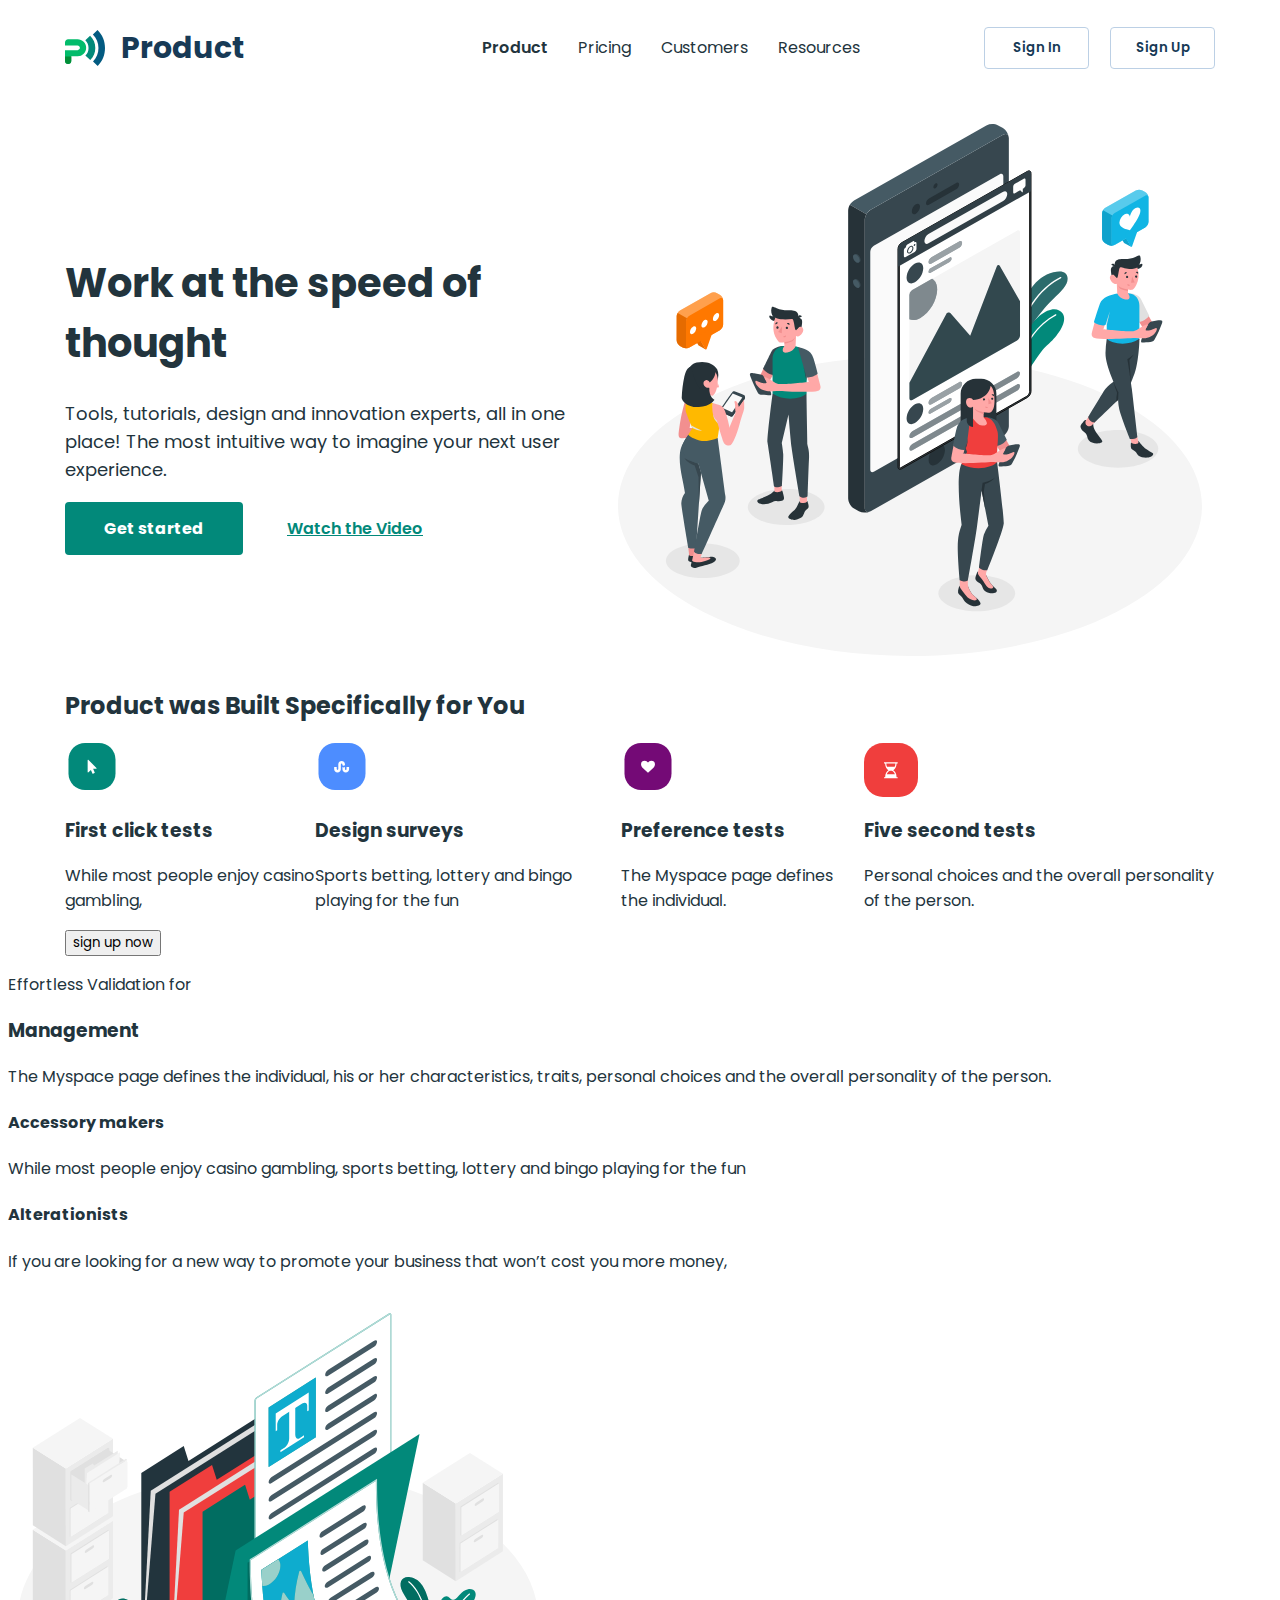
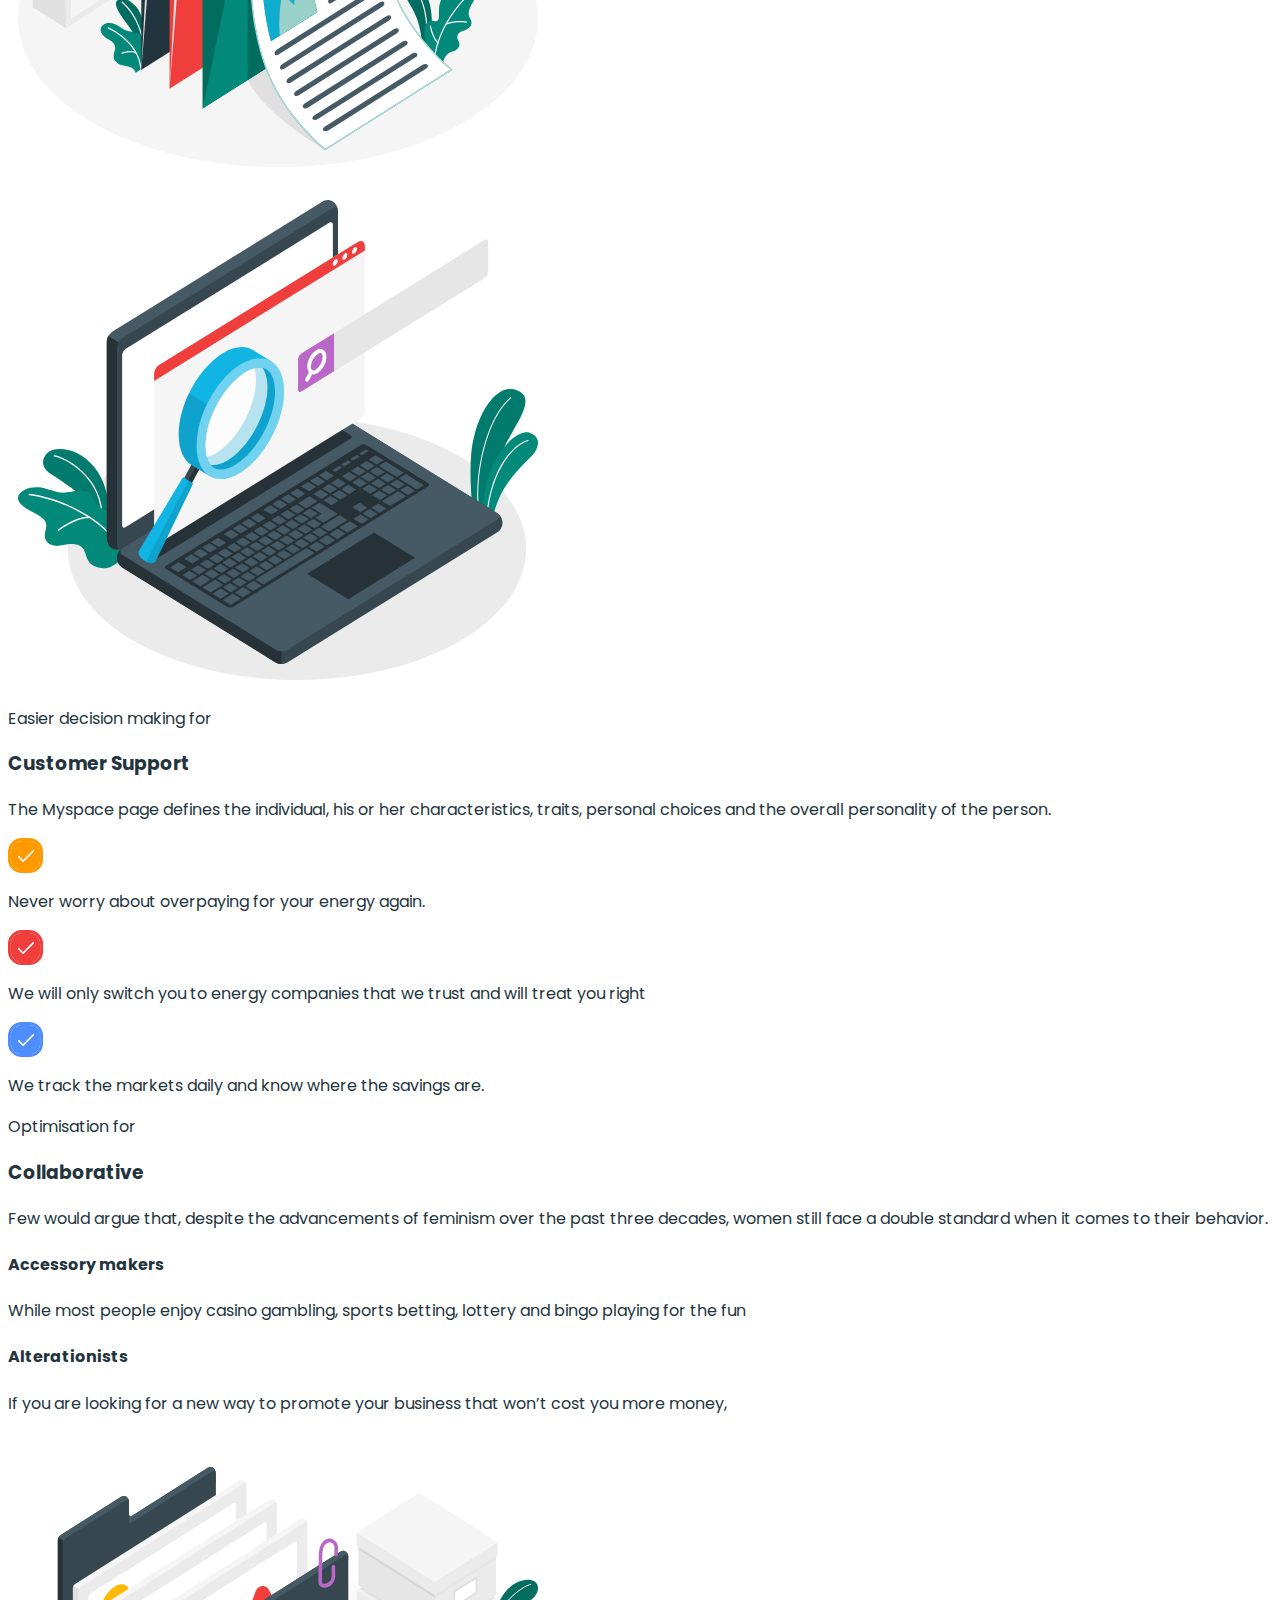
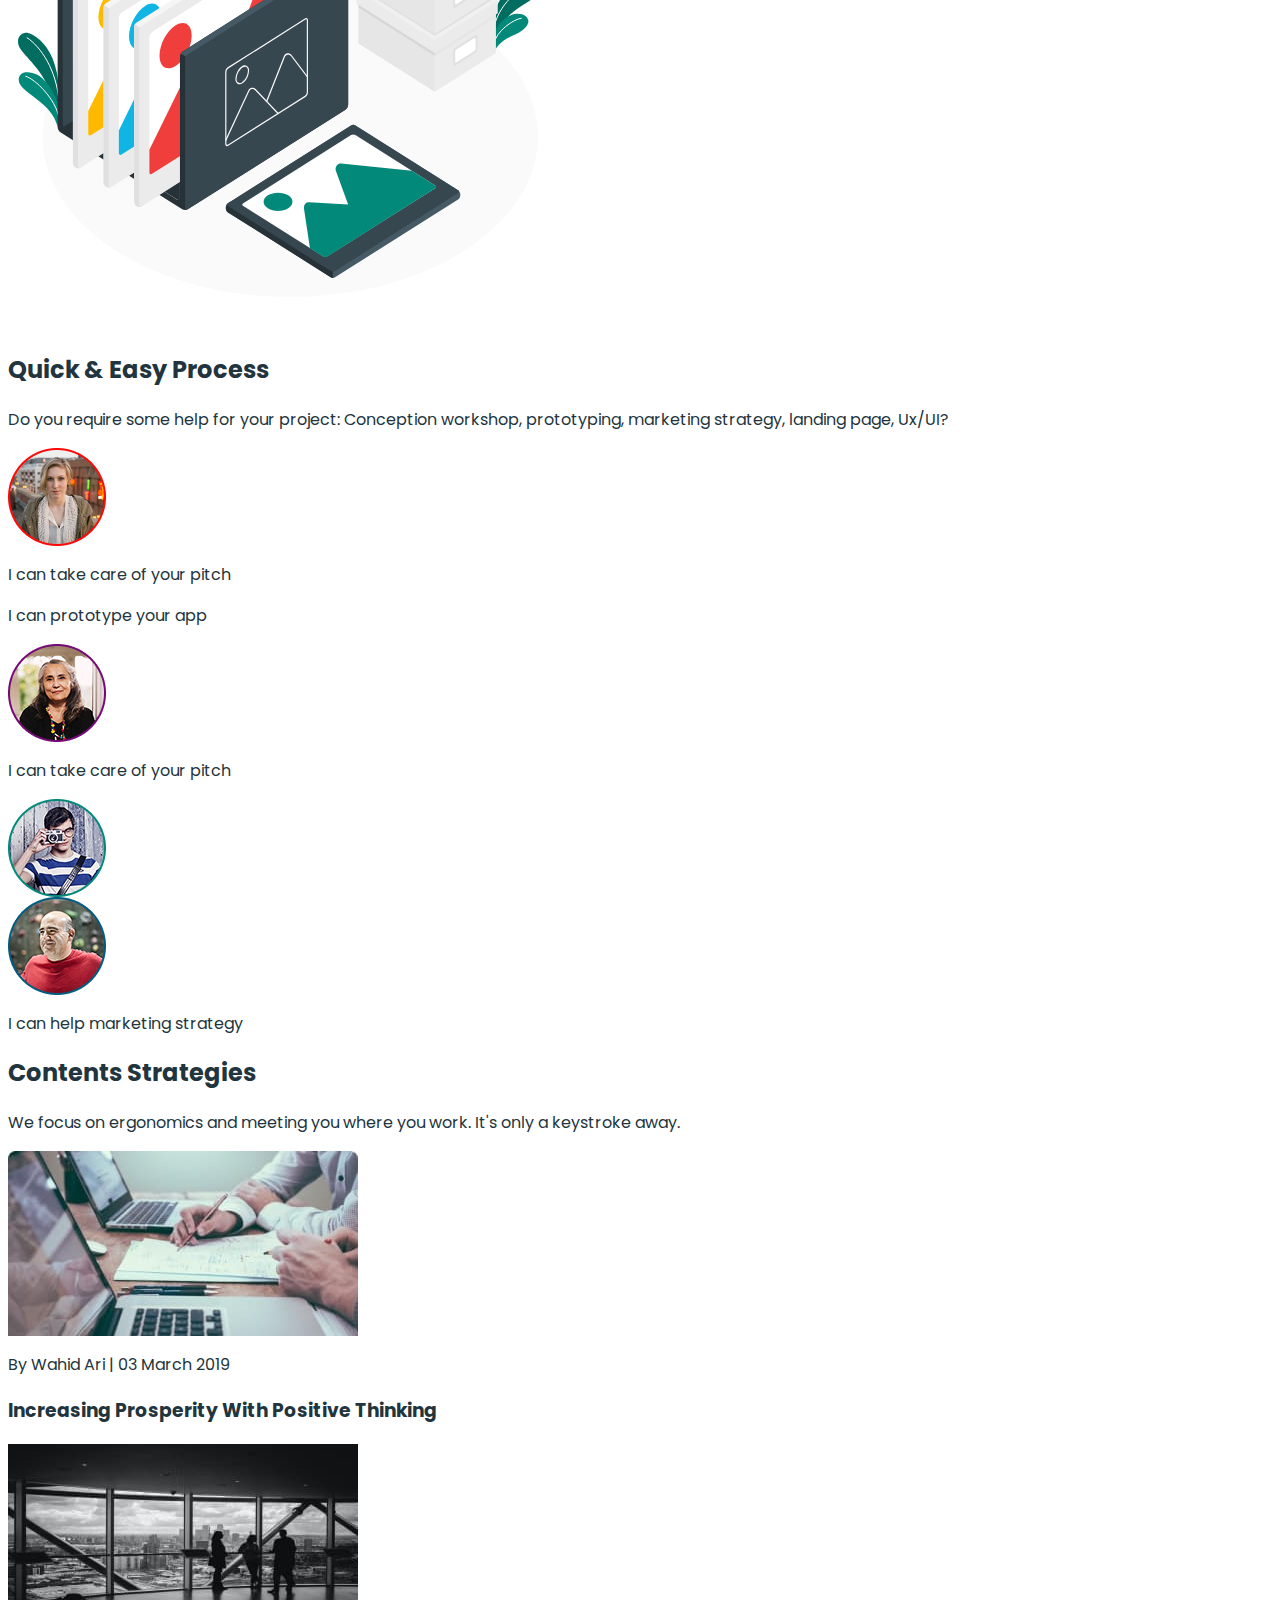
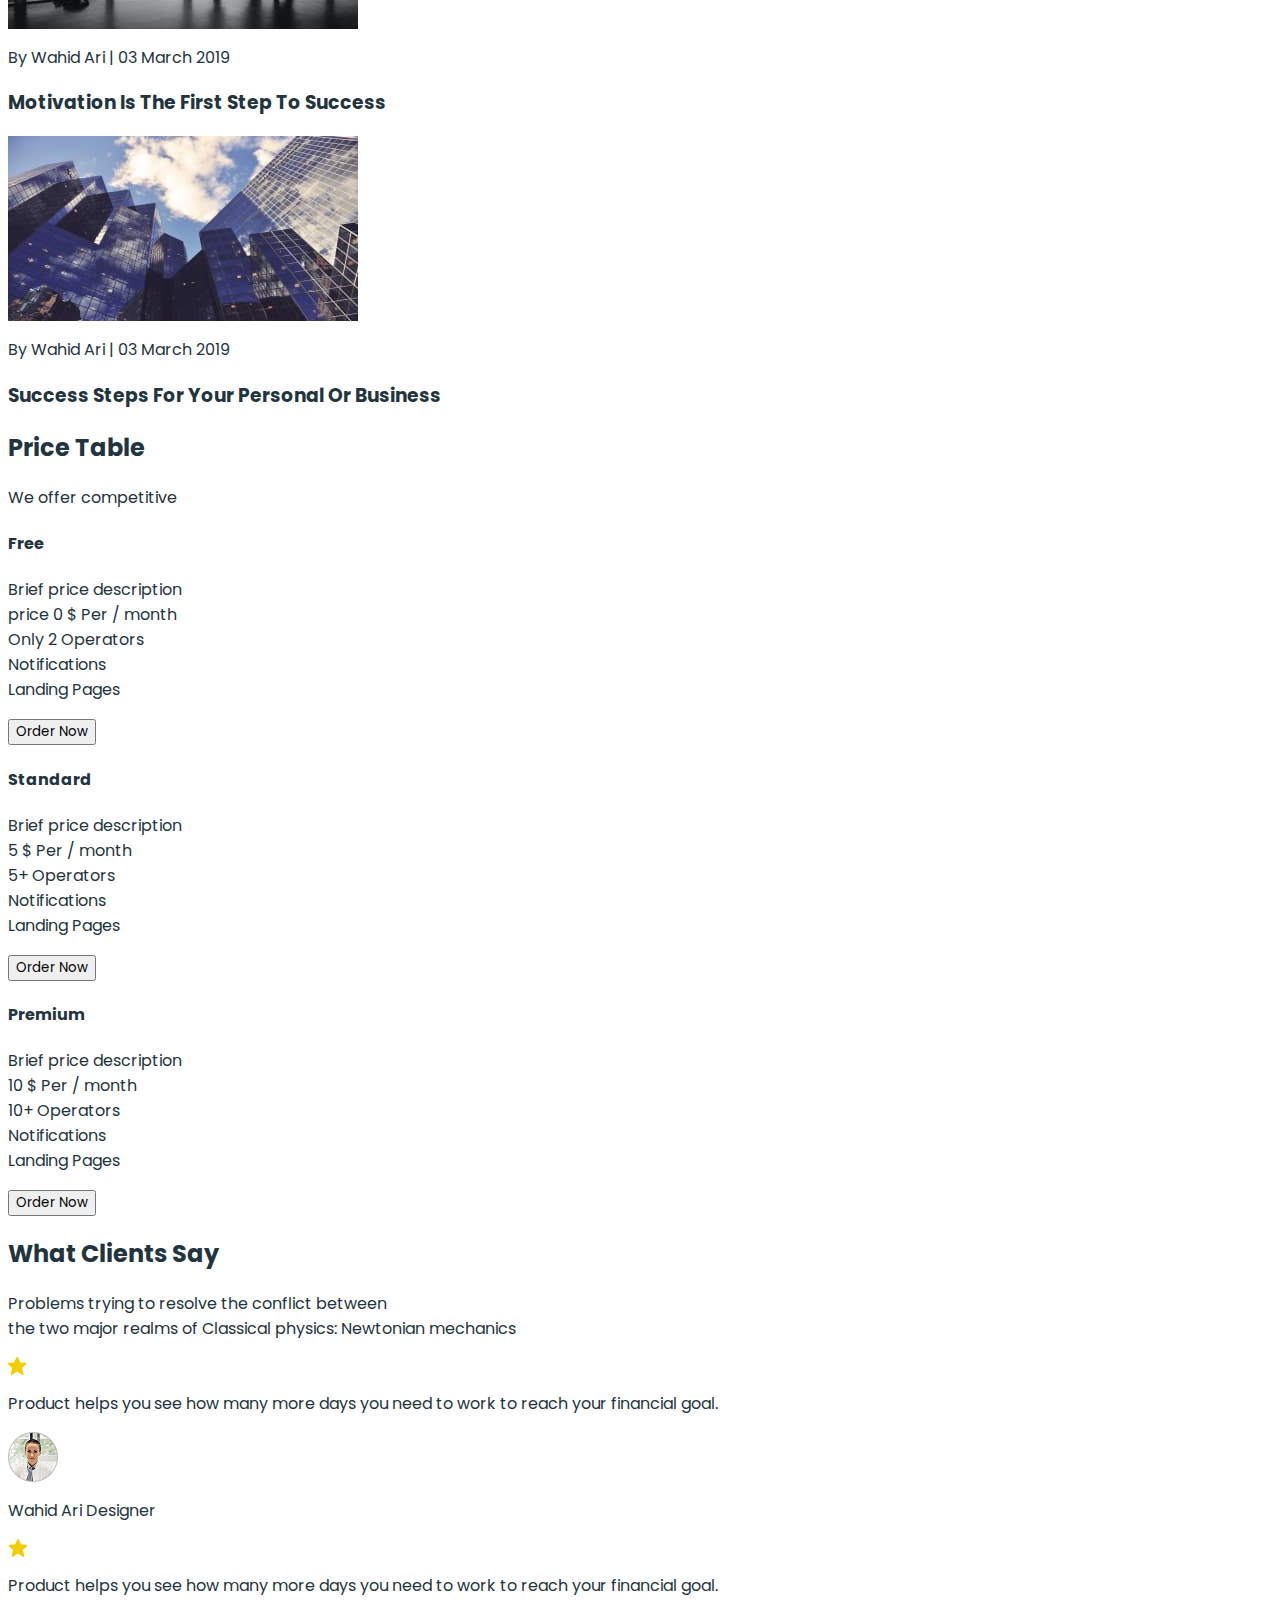
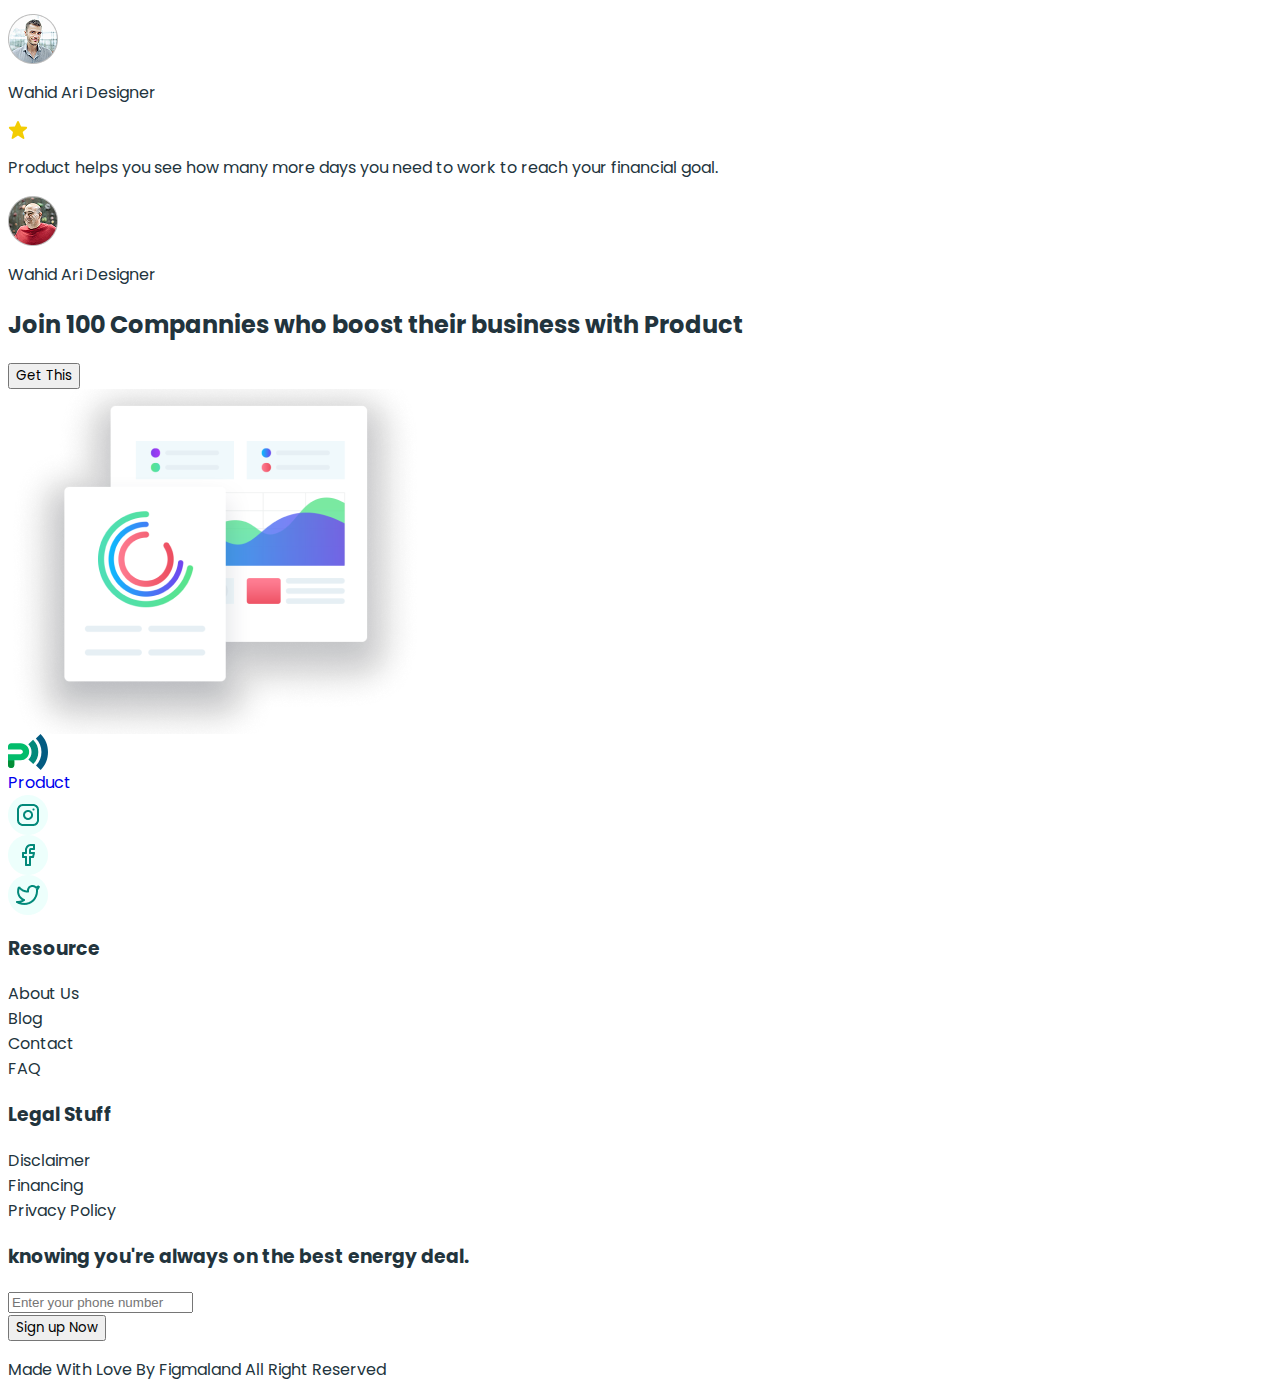
<file: index.html>
<!DOCTYPE html>
<html lang="en">
  <head>
    <meta charset="UTF-8" />
    <meta name="viewport" content="width=device-width, initial-scale=1.0" />
    <title>Business promotion</title>
    <link
      rel="stylesheet"
      href="https://cdnjs.cloudflare.com/ajax/libs/modern-normalize/3.0.1/modern-normalize.min.css"
      integrity="sha512-q6WgHqiHlKyOqslT/lgBgodhd03Wp4BEqKeW6nNtlOY4quzyG3VoQKFrieaCeSnuVseNKRGpGeDU3qPmabCANg=="
      crossorigin="anonymous"
      referrerpolicy="no-referrer"
    />
    <link rel="preconnect" href="https://fonts.googleapis.com" />
    <link rel="preconnect" href="https://fonts.gstatic.com" crossorigin />
    <link
      href="https://fonts.googleapis.com/css2?family=Inter:opsz,wght@500;700&family=Montserrat:wght@400;500;600;700&family=Poppins:wght@400;500;600;700&family=Roboto:wght@400;500;700;900&display=swap"
      rel="stylesheet"
    />
    <link rel="stylesheet" href="./css/styles.css" />
  </head>

  <body>
    <header class="header">
      <div class="container header-container">
        <a class="header-logo logo" href="./index.html">
          <img
            src="./images/logo.svg"
            alt="logo"
            width="40"
            height="36"
          />Product</a
        >
        <nav class="header-nav">
          <ul class="header-nav-list">
            <li class="header-nav-item">
              <a class="header-nav-link current" href="./index.html">Product</a>
            </li>
            <li class="header-nav-item">
              <a class="header-nav-link" href="./pricing.html">Pricing</a>
            </li>
            <li class="header-nav-item">
              <a class="header-nav-link" href="./customers.html">Customers</a>
            </li>
            <li class="header-nav-item">
              <a class="header-nav-link" href="#">Resources</a>
            </li>
          </ul>
        </nav>
        <ul class="header-btn-list">
          <li class="header-btn-item">
            <button class="header-btn" type="button">Sign In</button>
          </li>
          <li class="header-btn-item">
            <button class="header-btn" type="button">Sign Up</button>
          </li>
        </ul>
      </div>
    </header>

    <main>
      <!--Hero-->
      <section>
        <div class="container hero-container">
          <div class="hero-content">
            <h1 class="hero-title">Work at the speed of thought</h1>
            <p class="title-text">
              Tools, tutorials, design and innovation experts, all in one place!
              The most intuitive way to imagine your next user experience.
            </p>
            <ul class="hero-list">
              <li>
                <button class="hero-list-button1" type="button">
                  Get started
                </button>
              </li>
              <li>
                <button class="hero-list-button2" type="button">
                  Watch the Video
                </button>
              </li>
            </ul>
          </div>
          <img
            class="hero-img"
            src="./images/hero-img.svg"
            alt="hero-img"
            width="610"
            height="555"
          />
        </div>
      </section>

      <!--Product-->
      <section>
        <div class="container product-container">
          <h2 class="product-title">Product was Built Specifically for You</h2>
          <ul class="product-list">
            <li class="product-list-item">
              <img src="./images/icon-1.svg" alt="First" width="54" height="54" />
              <h3 class="product-list-name">First click tests</h3>
              <p class="product-list-text">While most people enjoy casino gambling,</p>
            </li>
            <li class="product-list-item">
              <img
                src="./images/icon-2.svg"
                alt="design"
                width="54"
                height="54"
              />
              <h3 class="product-list-name">Design surveys</h3>
              <p class="product-list-text">Sports betting, lottery and bingo playing for the fun</p>
            </li class="product-list-item">
            <li>
              <img
                src="./images/icon-3.svg"
                alt="Preference tests"
                width="54"
                height="54"
              />
              <h3 class="product-list-name">Preference tests</h3>
              <p class="product-list-text">The Myspace page defines the individual.</p>
            </li class="product-list-item">
            <li>
              <img
                src="./images/icon-4.svg"
                alt="Five second tests"
                width="54"
                height="54"
              />
              <h3 class="product-list-name">Five second tests</h3>
              <p class="product-list-text">Personal choices and the overall personality of the person.</p>
            </li>
          </ul>
          <button type="button">sign up now</button>
        </div>
      </section>

      <!--Management-->
      <section>
        <h2 hidden>Hello</h2>
        <ul>
          <li>
            <p>Effortless Validation for</p>
            <h3>Management</h3>
            <p>
              The Myspace page defines the individual, his or her
              characteristics, traits, personal choices and the overall
              personality of the person.
            </p>
            <ul>
              <li>
                <h4>Accessory makers</h4>
                <p>
                  While most people enjoy casino gambling, sports betting,
                  lottery and bingo playing for the fun
                </p>
              </li>
              <li>
                <h4>Alterationists</h4>
                <p>
                  If you are looking for a new way to promote your business that
                  won’t cost you more money,
                </p>
              </li>
            </ul>
            <img
              src="./images/management-img.svg"
              alt="management-img"
              width="540"
              height="500"
            />
          </li>
          <li>
            <img src="./images/support-img.svg" alt="support" />
            <p>Easier decision making for</p>
            <h3>Customer Support</h3>
            <p>
              The Myspace page defines the individual, his or her
              characteristics, traits, personal choices and the overall
              personality of the person.
            </p>
            <ul>
              <li>
                <img src="./images/support1.svg" alt="support1" />
                <p>Never worry about overpaying for your energy again.</p>
              </li>
              <li>
                <img src="./images/support2.svg" alt="support2" />
                <p>
                  We will only switch you to energy companies that we trust and
                  will treat you right
                </p>
              </li>
              <li>
                <img src="./images/support3.svg" alt="support3" />
                <p>
                  We track the markets daily and know where the savings are.
                </p>
              </li>
            </ul>
          </li>
          <li>
            <p>Optimisation for</p>
            <h3>Collaborative</h3>
            <p>
              Few would argue that, despite the advancements of feminism over
              the past three decades, women still face a double standard when it
              comes to their behavior.
            </p>
            <ul>
              <li>
                <h4>Accessory makers</h4>
                <p>
                  While most people enjoy casino gambling, sports betting,
                  lottery and bingo playing for the fun
                </p>
              </li>
              <li>
                <h4>Alterationists</h4>
                <p>
                  If you are looking for a new way to promote your business that
                  won’t cost you more money,
                </p>
              </li>
            </ul>
            <img src="./images/collaboration-img.svg" alt="collaboration" />
          </li>
        </ul>
      </section>

      <!--Quick & Easy Process-->
      <section>
        <h2>Quick & Easy Process</h2>
        <p>
          Do you require some help for your project: Conception workshop,
          prototyping, marketing strategy, landing page, Ux/UI?
        </p>
        <ul>
          <li>
            <img src="./images/avatar/avatar1.png" alt="avatar1" />
            <p>I can take care of your pitch</p>
          </li>
          <li>
            <p>I can prototype your app</p>
            <img src="./images/avatar/avatar2.png" alt="avatar2" />
          </li>
          <li>
            <p>I can take care of your pitch</p>
            <img src="./images/avatar/avatar3.png" alt="avatar3" />
          </li>
          <li>
            <img src="./images/avatar/avatar4.png" alt="avatar4" />
            <p>I can help marketing strategy</p>
          </li>
        </ul>
      </section>

      <!--Contents Strategies-->
      <section>
        <h2>Contents Strategies</h2>
        <p>
          We focus on ergonomics and meeting you where you work. It's only a
          keystroke away.
        </p>
        <ul>
          <li>
            <img src="./images/Bitmap1.jpg" alt="Bitmap1" />
            <p>By Wahid Ari | 03 March 2019</p>
            <h3>Increasing Prosperity With Positive Thinking</h3>
          </li>
          <li>
            <img src="./images/Bitmap2.jpg" alt="Bitmap2" />
            <p>By Wahid Ari | 03 March 2019</p>
            <h3>Motivation Is The First Step To Success</h3>
          </li>
          <li>
            <img src="./images/Bitmap3.jpg" alt="Bitmap3" />
            <p>By Wahid Ari | 03 March 2019</p>
            <h3>Success Steps For Your Personal Or Business</h3>
          </li>
        </ul>
      </section>

      <!--Price Table-->
      <section>
        <h2>Price Table</h2>
        <p>We offer competitive</p>
        <ul>
          <li>
            <h4>Free</h4>
            <p>
              Brief price description <br />
              price 0 $ Per / month <br />
              Only 2 Operators <br />
              Notifications <br />
              Landing Pages
            </p>
            <button type="button">Order Now</button>
          </li>
          <li>
            <h4>Standard</h4>
            <p>
              Brief price description <br />
              5 $ Per / month <br />
              5+ Operators <br />
              Notifications <br />
              Landing Pages
            </p>
            <button type="button">Order Now</button>
          </li>
          <li>
            <h4>Premium</h4>
            <p>
              Brief price description <br />
              10 $ Per / month <br />
              10+ Operators <br />
              Notifications <br />
              Landing Pages
            </p>
            <button type="button">Order Now</button>
          </li>
        </ul>
      </section>

      <!--What Clients Say-->
      <section>
        <h2>What Clients Say</h2>
        <p>
          Problems trying to resolve the conflict between <br />
          the two major realms of Classical physics: Newtonian mechanics
        </p>
        <ul>
          <li>
            <img
              src="./images/Business promotion stars/Vector.svg"
              alt="stars1"
            />
            <p>
              Product helps you see how many more days you need to work to reach
              your financial goal.
            </p>
            <img src="./images/avatar/Ellipse1.png" alt="ellipse1" />
            <p>Wahid Ari Designer</p>
          </li>
          <li>
            <img
              src="./images/Business promotion stars/Vector-1.svg"
              alt="stars2"
            />
            <p>
              Product helps you see how many more days you need to work to reach
              your financial goal.
            </p>
            <img src="./images/avatar/Ellipse2.png" alt="ellipse2" />
            <p>Wahid Ari Designer</p>
          </li>
          <li>
            <img
              src="./images/Business promotion stars/Vector-2.svg"
              alt="stars3"
            />
            <p>
              Product helps you see how many more days you need to work to reach
              your financial goal.
            </p>
            <img src="./images/avatar/Ellipse3.png" alt="ellipse3" />
            <p>Wahid Ari Designer</p>
          </li>
        </ul>
      </section>

      <!--Join 100-->
      <section>
        <h2>Join 100 Compannies who boost their business with Product</h2>
        <button type="button">Get This</button>
        <img src="./images/graphics.png" alt="graphics" />
      </section>
    </main>
    <footer>
      <a href="./index.html">
        <img
          src="./images/logo.svg"
          alt="logo"
          width="40"
          height="36"
        />Product</a
      >
      <ul>
        <li>
          <a href="#"><img src="./images/item-inst.png" alt="Instagram" /></a>
        </li>
        <li>
          <a href="#"><img src="./images/item-fc.png" alt="Facebook" /></a>
        </li>
        <li>
          <a href="#"><img src="./images/item-tw.png" alt="Twitter" /></a>
        </li>
      </ul>
      <ul>
        <li>
          <h3>Resource</h3>
          <p>
            About Us <br />
            Blog <br />
            Contact <br />
            FAQ
          </p>
        </li>
        <li>
          <h3>Legal Stuff</h3>
          <p>
            Disclaimer <br />
            Financing <br />
            Privacy Policy
          </p>
          <h3>knowing you're always on the best energy deal.</h3>
          <input
            type="tel"
            name="phone"
            placeholder="Enter your phone number"
          />
          <br />
          <button type="button">Sign up Now</button>
        </li>
      </ul>
      <p>Made With Love By Figmaland All Right Reserved</p>
    </footer>
  </body>
</html>
</file>
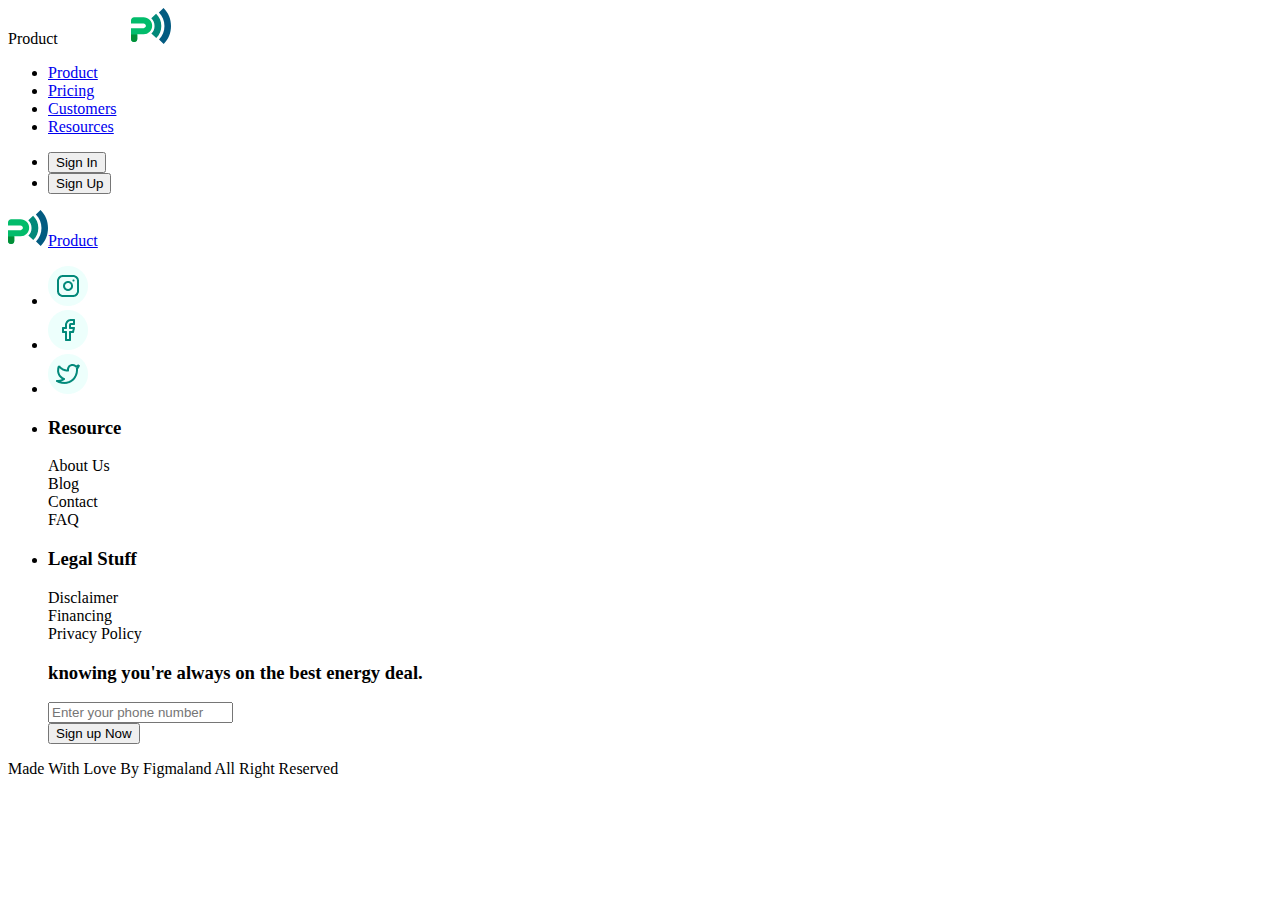
<file: pricing.html>
<!DOCTYPE html>
<html lang="en">
  <head>
    <meta charset="UTF-8" />
    <meta name="viewport" content="width=device-width, initial-scale=1.0" />
    <title>Business promotion pricing</title>
  </head>
  <body>
    <header>
      <a href="./index.html"></a>Product
      <img src="./images/logo.svg" alt="logo" width="178" height="36" />
      <nav>
        <ul>
          <li><a href="./index.html">Product</a></li>
          <li><a href="./pricing.html">Pricing</a></li>
          <li><a href="./customers.html">Customers</a></li>
          <li><a href="#">Resources</a></li>
        </ul>
      </nav>
      <ul>
        <li><button type="button">Sign In</button></li>
        <li><button type="button">Sign Up</button></li>
      </ul>
    </header>

    <main></main>

    <footer>
      <a href="./index.html">
        <img
          src="./images/logo.svg"
          alt="logo"
          width="40"
          height="36"
        />Product</a
      >
      <ul>
        <li>
          <a href="#"><img src="./images/item-inst.png" alt="Instagram" /></a>
        </li>
        <li>
          <a href="#"><img src="./images/item-fc.png" alt="Facebook" /></a>
        </li>
        <li>
          <a href="#"><img src="./images/item-tw.png" alt="Twitter" /></a>
        </li>
      </ul>
      <ul>
        <li>
          <h3>Resource</h3>
          <p>
            About Us <br />
            Blog <br />
            Contact <br />
            FAQ
          </p>
        </li>
        <li>
          <h3>Legal Stuff</h3>
          <p>
            Disclaimer <br />
            Financing <br />
            Privacy Policy
          </p>
          <h3>knowing you're always on the best energy deal.</h3>
          <input
            type="tel"
            name="phone"
            placeholder="Enter your phone number"
          />
          <br />
          <button type="button">Sign up Now</button>
        </li>
      </ul>
      <p>Made With Love By Figmaland All Right Reserved</p>
    </footer>
  </body>
</html>
</file>
<file: css/styles.css>
body {
  font-family: "Poppins", sans-serif;
  color: #22343d;
  background-color: #fff;
}

a {
  text-decoration: none;
}

ul,
ol {
  list-style: none;
  padding-left: 0;
  margin: 0;
}

h1,
h2,
h3,
h4,
h5,
h6 p {
}

img {
  display: block;
}

button {
  cursor: pointer;
  font-family: inherit;
}

.container {
  max-width: 1150px;
  width: 100%;
  padding: 0 20px;
  margin: 0 auto;
}

/* HEADER */
.header {
}

.header-container {
  display: flex;
  align-items: center;
}

.header-logo {
}
.logo {
  display: flex;
  align-items: center;
  gap: 16px;
  margin-right: 237px;
  font-weight: 700;
  font-size: 30px;
  line-height: 0.93;
  color: #173a56;
}
.header-nav {
  margin-right: auto;
}
.header-nav-list {
  display: flex;
  align-items: center;
  gap: 30px;
}
.header-nav-item {
}
.header-nav-link {
  display: block;
  line-height: 1.75;
  color: #22343d;
  padding: 26px 0;
}

.current {
  font-weight: 600;
}
.header-btn-list {
  display: flex;
  gap: 21px;
}
.header-btn-item {
}
.header-btn {
  border: 1px solid #bcd0e5;
  border-radius: 4px;
  min-width: 105px;
  height: 42px;
  font-weight: 600;
  text-align: center;
  color: #173a56;
  background-color: transparent;
}

.header-btn:hover,
.header-btn:focus {
  color: #fff;
  background-color: #02897a;
  border: none;
}

/* SECTION HERO */

.container {
}

.hero-container {
  display: flex;
  align-items: center;
  padding-top: 25px;
  justify-content: space-between;
}

.hero-title {
  font-weight: 700;
  font-size: 40px;
  line-height: 1.5;
  color: #22343d;
  max-width: ;
}
.title-text {
  font-size: 18px;
  line-height: 1.55556;
  color: #22343d;
  max-width: ;
}
.hero-list {
  display: flex;
  align-items: center;
  gap: 30px;
  font-weight: 600;
  text-decoration: underline;
  text-decoration-skip-ink: none;
  color: #02897a;
}
.hero-list-button1 {
  border-radius: 4px;
  width: 178px;
  height: 53px;
  background-color: #02897a;
  border: 0;
  font-weight: 700;
  font-size: 16px;
  color: #fff;
}

.hero-list-button2 {
  width: 164px;
  height: 53px;
  font-weight: 600;
  font-size: 16px;
  text-decoration: underline;
  text-decoration-skip-ink: none;
  color: #02897a;
  background-color: transparent;
  border: 0;
}
.hero-img {
}

/* SECTION PRODUCT */

.product-container {
}
.product-title {
}
.product-list {
  display: flex;
}
.product-list-item {
}
.product-list-name {
}
.product-list-text {
}
</file>
